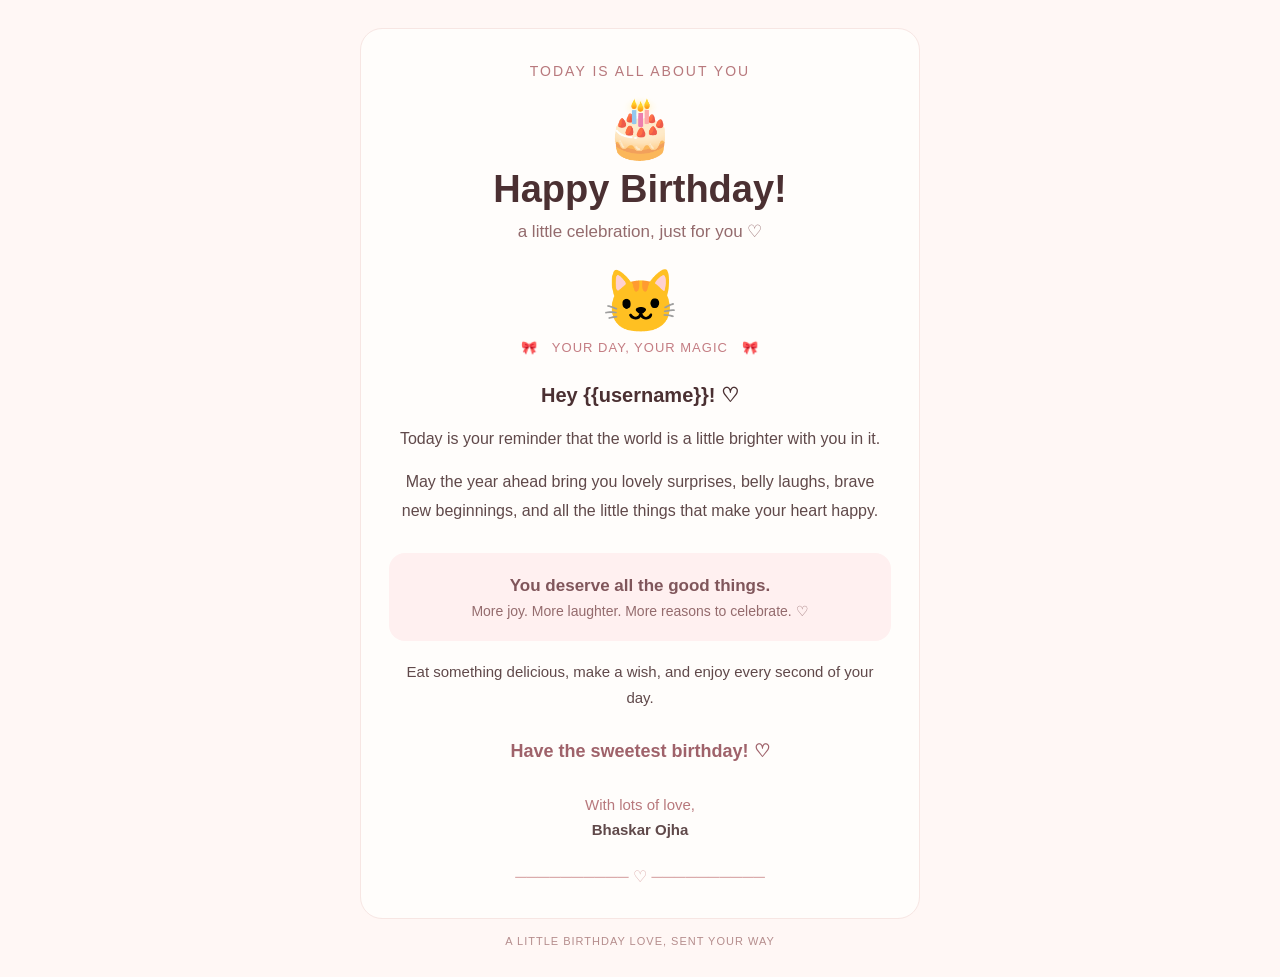
<file: birthday-backend/src/main/resources/templates/birthday-email.html>
<!doctype html>
<html lang="en">

<head>
  <meta charset="utf-8">
  <meta name="viewport" content="width=device-width,initial-scale=1">
  <title>Happy Birthday!</title>
</head>

<body style="margin:0;padding:0;background-color:#fff7f5;font-family:Arial,Helvetica,sans-serif;color:#4b3032;">
  <table role="presentation" width="100%" cellpadding="0" cellspacing="0" border="0" style="background-color:#fff7f5;">
    <tr>
      <td align="center" style="padding:28px 12px;">
        <table role="presentation" width="100%" cellpadding="0" cellspacing="0" border="0"
          style="max-width:560px;background-color:#fffdfb;border:1px solid #f7e6e3;border-radius:22px;">
          <tr>
            <td align="center" style="padding:34px 26px 8px;">
              <div style="font-size:14px;letter-spacing:2px;color:#b8797d;">TODAY IS ALL ABOUT YOU</div>
              <div style="font-size:58px;line-height:1.25;margin:12px 0 4px;">🎂</div>
              <div style="font-size:38px;line-height:1.12;font-weight:800;color:#4b3032;">Happy Birthday!</div>
              <div style="font-size:17px;line-height:1.5;color:#946b6d;margin-top:9px;">a little celebration, just for
                you ♡</div>
            </td>
          </tr>
          <tr>
            <td align="center" style="padding:10px 24px 4px;">
              <div style="font-size:62px;line-height:1.25;">🐱</div>
              <div style="font-size:13px;color:#c47d83;letter-spacing:1px;">🎀 &nbsp; YOUR DAY, YOUR MAGIC &nbsp; 🎀
              </div>
            </td>
          </tr>
          <tr>
            <td style="padding:18px 34px 10px;font-size:16px;line-height:1.8;color:#60494a;">
              <p style="margin:0 0 12px;text-align:center;font-size:20px;font-weight:700;color:#4b3032;">Hey
                {{username}}! ♡</p>
              <p style="margin:0 0 14px;text-align:center;">Today is your reminder that the world is a little brighter
                with you in it.</p>
              <p style="margin:0 0 18px;text-align:center;">May the year ahead bring you lovely surprises, belly laughs,
                brave new beginnings, and all the little things that make your heart happy.</p>
            </td>
          </tr>
          <tr>
            <td style="padding:0 28px 18px;">
              <table role="presentation" width="100%" cellpadding="0" cellspacing="0" border="0"
                style="background-color:#fff0f0;border-radius:16px;">
                <tr>
                  <td align="center" style="padding:19px 18px;">
                    <div style="font-size:17px;line-height:1.6;font-weight:700;color:#80565b;">You deserve all the good
                      things.</div>
                    <div style="font-size:14px;line-height:1.6;color:#946b6d;">More joy. More laughter. More reasons to
                      celebrate. ♡</div>
                  </td>
                </tr>
              </table>
            </td>
          </tr>
          <tr>
            <td align="center" style="padding:0 32px 28px;font-size:15px;line-height:1.7;color:#60494a;">
              Eat something delicious, make a wish, and enjoy every second of your day.<br><br>
              <strong style="font-size:18px;color:#9f626a;">Have the sweetest birthday! ♡</strong><br><br>
              <span style="color:#b8797d;">With lots of love,</span><br>
              <strong>Bhaskar Ojha</strong>
              <div style="margin-top:20px;color:#d8a5a5;font-size:16px;">────────── ♡ ──────────</div>
            </td>
          </tr>
        </table>
        <div style="font-size:11px;line-height:1.5;color:#b58d8d;padding:14px 8px 0;letter-spacing:1px;">A LITTLE
          BIRTHDAY LOVE, SENT YOUR WAY</div>
      </td>
    </tr>
  </table>
</body>

</html>
</file>
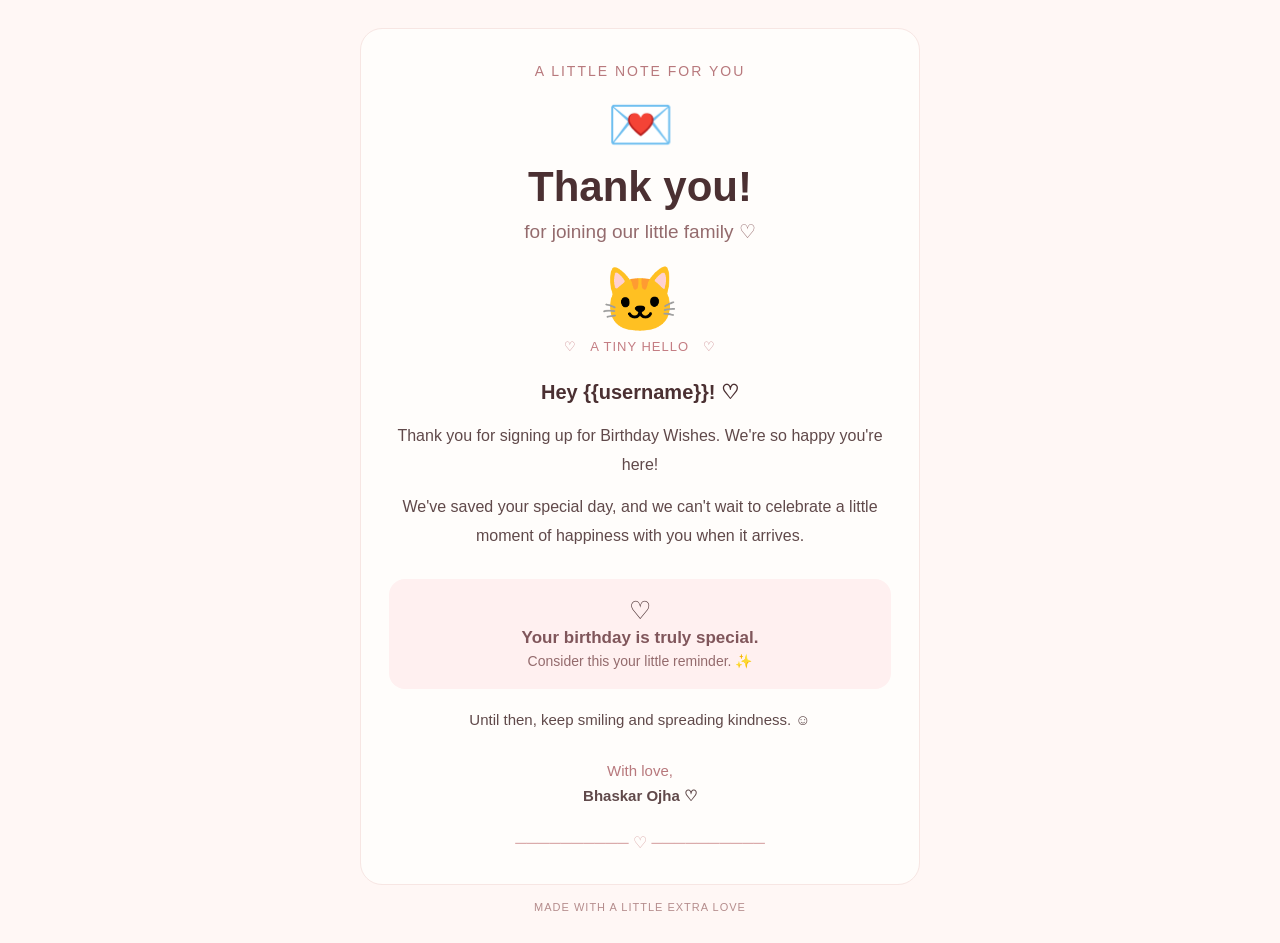
<file: birthday-backend/src/main/resources/templates/welcome-email.html>
<!doctype html>
<html lang="en">

<head>
  <meta charset="utf-8">
  <meta name="viewport" content="width=device-width,initial-scale=1">
  <title>Thank you for joining us!</title>
</head>

<body style="margin:0;padding:0;background-color:#fff7f5;font-family:Arial,Helvetica,sans-serif;color:#4b3032;">
  <table role="presentation" width="100%" cellpadding="0" cellspacing="0" border="0" style="background-color:#fff7f5;">
    <tr>
      <td align="center" style="padding:28px 12px;">
        <table role="presentation" width="100%" cellpadding="0" cellspacing="0" border="0"
          style="max-width:560px;background-color:#fffdfb;border:1px solid #f7e6e3;border-radius:22px;">
          <tr>
            <td align="center" style="padding:34px 28px 8px;">
              <div style="font-size:14px;letter-spacing:2px;color:#b8797d;">A LITTLE NOTE FOR YOU</div>
              <div style="font-size:54px;line-height:1.25;margin:12px 0 4px;">💌</div>
              <div style="font-size:42px;line-height:1.12;font-weight:800;color:#4b3032;">Thank you!</div>
              <div style="font-size:19px;line-height:1.5;color:#946b6d;margin-top:8px;">for joining our little family ♡
              </div>
            </td>
          </tr>
          <tr>
            <td align="center" style="padding:8px 24px 2px;">
              <div style="font-size:64px;line-height:1.2;">🐱</div>
              <div style="font-size:13px;color:#c47d83;letter-spacing:1px;">♡ &nbsp; A TINY HELLO &nbsp; ♡</div>
            </td>
          </tr>
          <tr>
            <td style="padding:18px 34px 10px;font-size:16px;line-height:1.8;color:#60494a;">
              <p style="margin:0 0 12px;text-align:center;font-size:20px;font-weight:700;color:#4b3032;">Hey
                {{username}}! ♡</p>
              <p style="margin:0 0 14px;text-align:center;">Thank you for signing up for Birthday Wishes. We're so happy
                you're here!</p>
              <p style="margin:0 0 18px;text-align:center;">We've saved your special day, and we can't wait to celebrate
                a little moment of happiness with you when it arrives.</p>
            </td>
          </tr>
          <tr>
            <td style="padding:0 28px 18px;">
              <table role="presentation" width="100%" cellpadding="0" cellspacing="0" border="0"
                style="background-color:#fff0f0;border-radius:16px;">
                <tr>
                  <td align="center" style="padding:17px 18px;">
                    <div style="font-size:25px;">♡</div>
                    <div style="font-size:17px;line-height:1.5;font-weight:700;color:#80565b;">Your birthday is truly
                      special.</div>
                    <div style="font-size:14px;line-height:1.5;color:#946b6d;">Consider this your little reminder. ✨
                    </div>
                  </td>
                </tr>
              </table>
            </td>
          </tr>
          <tr>
            <td align="center" style="padding:0 32px 28px;font-size:15px;line-height:1.7;color:#60494a;">
              Until then, keep smiling and spreading kindness. ☺<br><br>
              <span style="color:#b8797d;">With love,</span><br>
              <strong>Bhaskar Ojha ♡</strong>
              <div style="margin-top:20px;color:#d8a5a5;font-size:16px;">────────── ♡ ──────────</div>
            </td>
          </tr>
        </table>
        <div style="font-size:11px;line-height:1.5;color:#b58d8d;padding:14px 8px 0;letter-spacing:1px;">MADE WITH A
          LITTLE EXTRA LOVE</div>
      </td>
    </tr>
  </table>
</body>

</html>
</file>
